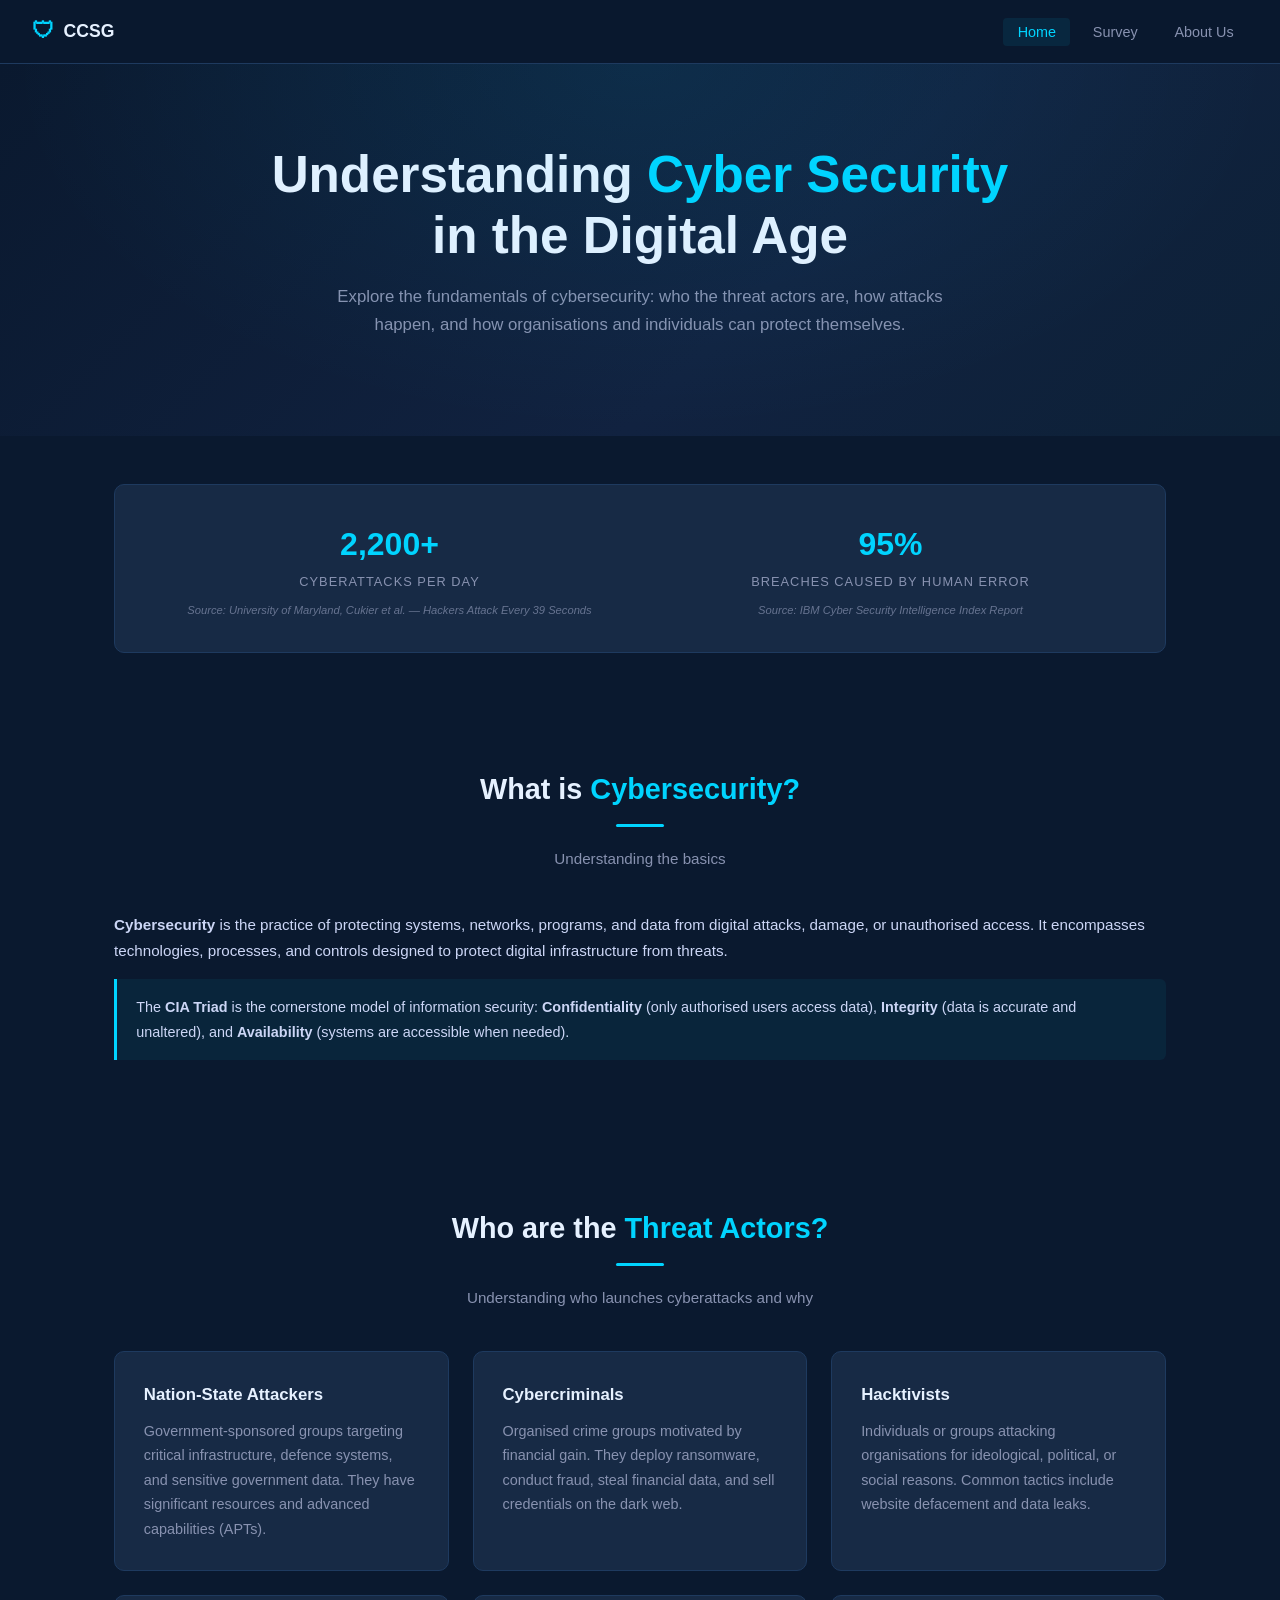
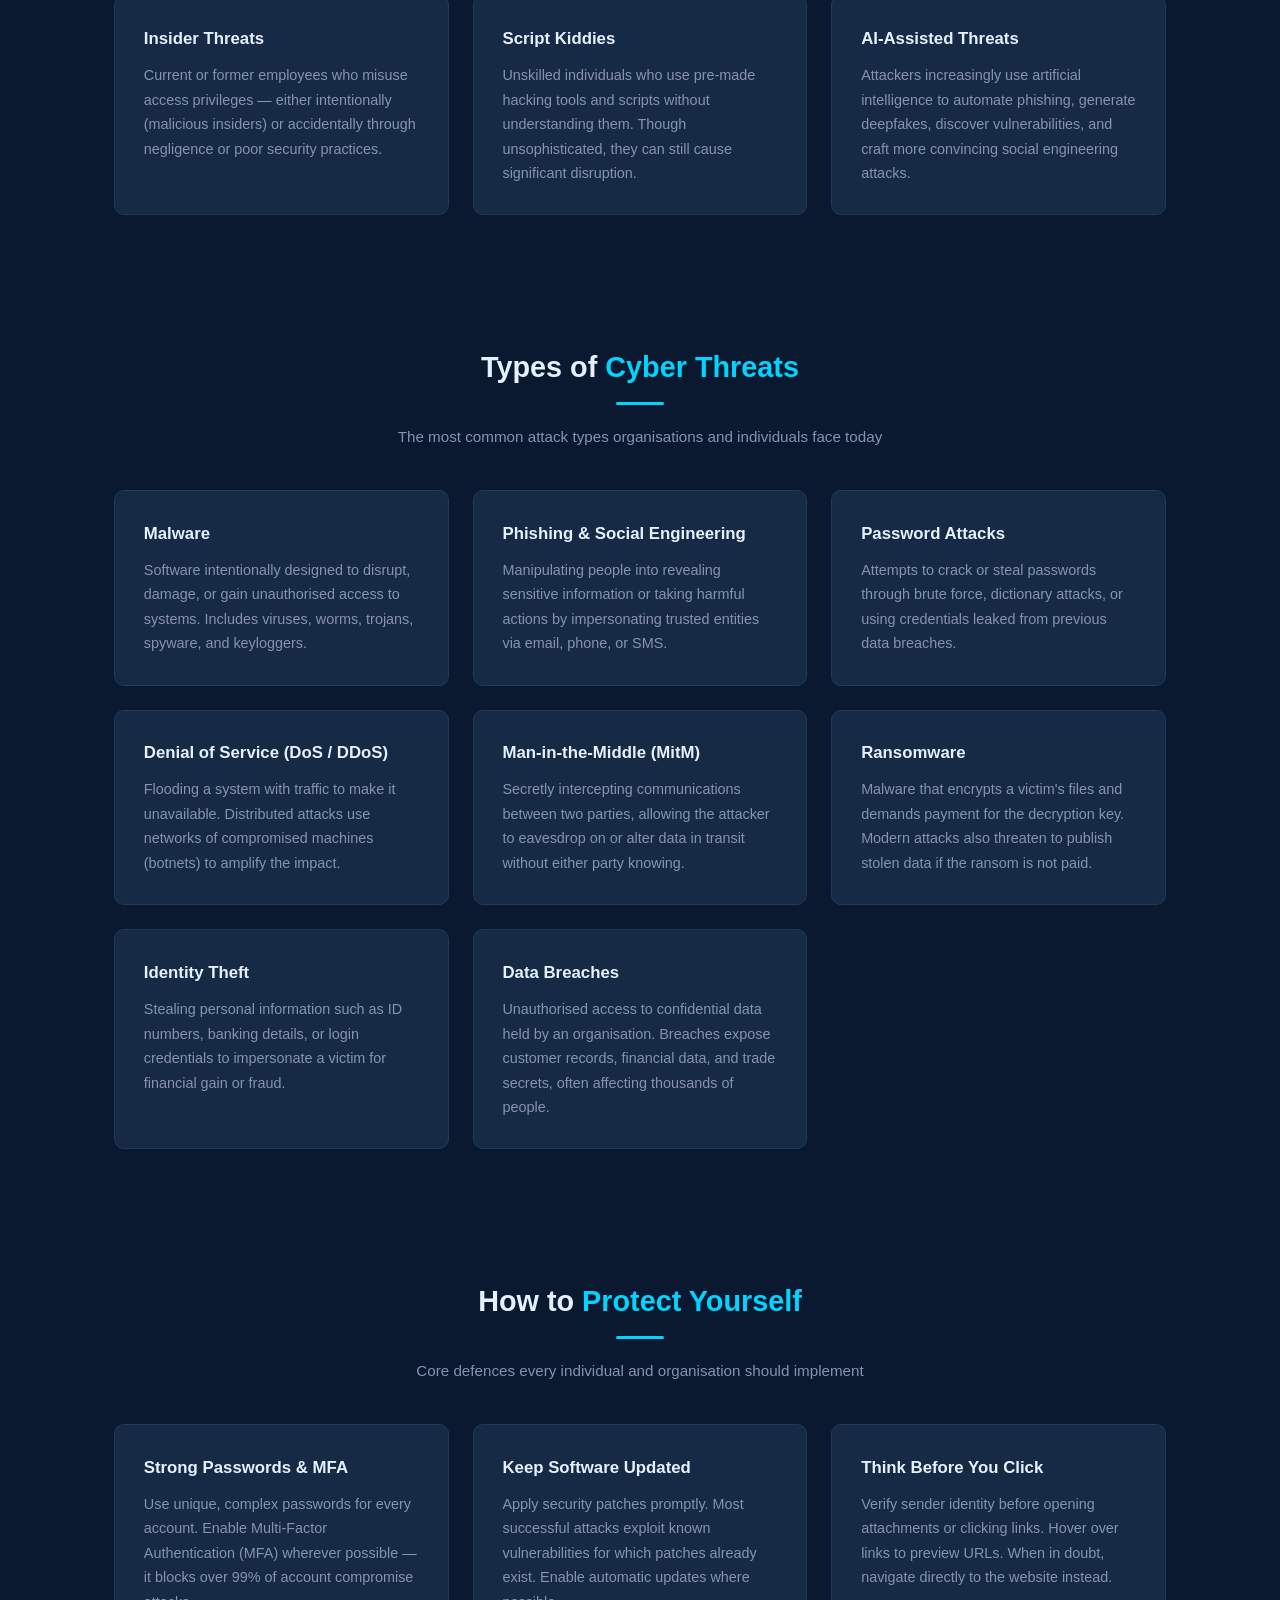
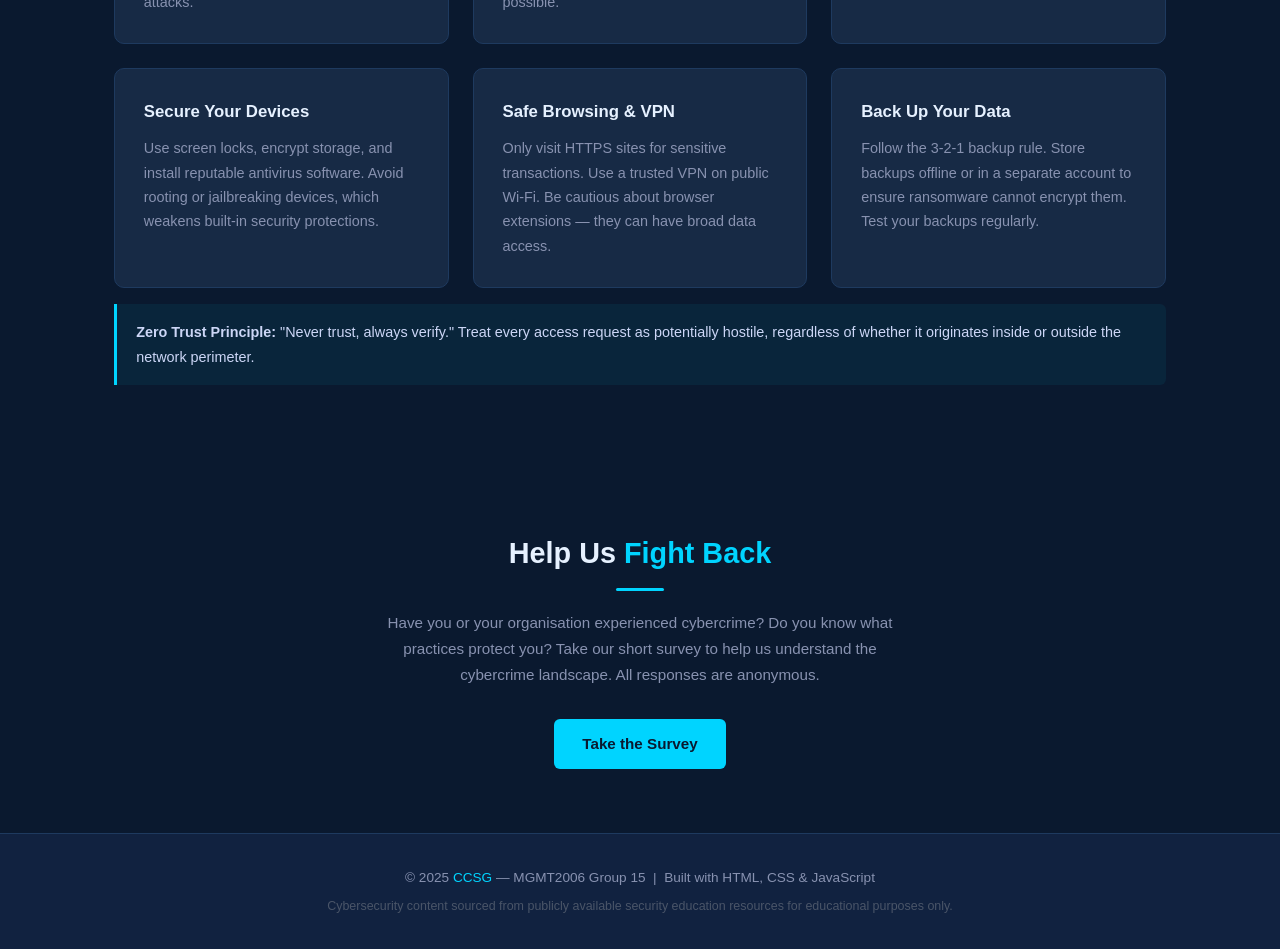
<file: index.html>
<!DOCTYPE html>
<html lang="en">
<head>
  <meta charset="UTF-8" />
  <meta name="viewport" content="width=device-width, initial-scale=1.0" />
  <title>CCSG | Cybersecurity Awareness</title>
  <link rel="stylesheet" href="css/style.css" />
</head>
<body>
<!--Navigation-->
  <nav>
    <div class="nav-brand">
      <span class="shield-icon">&#128737;</span>
      CCSG
    </div>
    <ul class="nav-links">
      <li><a href="index.html" class="active">Home</a></li>
      <li><a href="survey.html">Survey</a></li>
      <li><a href="about.html">About Us</a></li>
    </ul>
  </nav>

 <!--Banner-->
  <header class="banner">
    <h1>Understanding <span>Cyber Security</span><br>in the Digital Age</h1>
    <p>
      Explore the fundamentals of cybersecurity: who the threat actors are, how attacks happen,
      and how organisations and individuals can protect themselves.
    </p>
  </header>

<!-- Statistics -->
  <div class="container">
    <div class="stat-bar" style="margin-top: 3rem;">
      <div class="stat-item">
        <div class="stat-num">2,200+</div>
        <div class="stat-label">Cyberattacks Per Day</div>
        <div class="stat-source">Source: University of Maryland, Cukier et al. — <em>Hackers Attack Every 39 Seconds</em></div>
      </div>
      <div class="stat-item">
        <div class="stat-num">95%</div>
        <div class="stat-label">Breaches Caused by Human Error</div>
        <div class="stat-source">Source: IBM Cyber Security Intelligence Index Report</div>
      </div>
    </div>
  </div>

  <!-- What is Cybersecurity? -->
  <section id="intro">
    <div class="container">
      <div class="section-title">What is <span>Cybersecurity?</span></div>
      <div class="divider"></div>
      <p class="section-subtitle">Understanding the basics</p>

      <p class="section-body">
        <strong>Cybersecurity</strong> is the practice of protecting systems, networks,
        programs, and data from digital attacks, damage, or unauthorised access. It encompasses
        technologies, processes, and controls designed to protect digital infrastructure from threats.
      </p>
      <div class="highlight-box">
        The <strong>CIA Triad</strong> is the cornerstone model of information security:
        <strong>Confidentiality</strong> (only authorised users access data),
        <strong>Integrity</strong> (data is accurate and unaltered), and
        <strong>Availability</strong> (systems are accessible when needed).
      </div>
    </div>
  </section>

  <!-- Threat Actors -->
  <section id="actors">
    <div class="container">
      <div class="section-title">Who are the <span>Threat Actors?</span></div>
      <div class="divider"></div>
      <p class="section-subtitle">Understanding who launches cyberattacks and why</p>

      <div class="card-grid">
        <div class="card">
          <h3>Nation-State Attackers</h3>
          <p>Government-sponsored groups targeting critical infrastructure, defence systems, and sensitive government data. They have significant resources and advanced capabilities (APTs).</p>
        </div>
        <div class="card">
          <h3>Cybercriminals</h3>
          <p>Organised crime groups motivated by financial gain. They deploy ransomware, conduct fraud, steal financial data, and sell credentials on the dark web.</p>
        </div>
        <div class="card">
          <h3>Hacktivists</h3>
          <p>Individuals or groups attacking organisations for ideological, political, or social reasons. Common tactics include website defacement and data leaks.</p>
        </div>
        <div class="card">
          <h3>Insider Threats</h3>
          <p>Current or former employees who misuse access privileges &mdash; either intentionally (malicious insiders) or accidentally through negligence or poor security practices.</p>
        </div>
        <div class="card">
          <h3>Script Kiddies</h3>
          <p>Unskilled individuals who use pre-made hacking tools and scripts without understanding them. Though unsophisticated, they can still cause significant disruption.</p>
        </div>
        <div class="card">
          <h3>AI-Assisted Threats</h3>
          <p>Attackers increasingly use artificial intelligence to automate phishing, generate deepfakes, discover vulnerabilities, and craft more convincing social engineering attacks.</p>
        </div>
      </div>
    </div>
  </section>

  <!--Types of Threats / Malware-->
  <section id="threats">
    <div class="container">
      <div class="section-title">Types of <span>Cyber Threats</span></div>
      <div class="divider"></div>
      <p class="section-subtitle">The most common attack types organisations and individuals face today</p>

      <div class="card-grid">
        <div class="card">
          <h3>Malware</h3>
          <p>Software intentionally designed to disrupt, damage, or gain unauthorised access to systems. Includes viruses, worms, trojans, spyware, and keyloggers.</p>
        </div>
        <div class="card">
          <h3>Phishing &amp; Social Engineering</h3>
          <p>Manipulating people into revealing sensitive information or taking harmful actions by impersonating trusted entities via email, phone, or SMS.</p>
        </div>
        <div class="card">
          <h3>Password Attacks</h3>
          <p>Attempts to crack or steal passwords through brute force, dictionary attacks, or using credentials leaked from previous data breaches.</p>
        </div>
        <div class="card">
          <h3>Denial of Service (DoS / DDoS)</h3>
          <p>Flooding a system with traffic to make it unavailable. Distributed attacks use networks of compromised machines (botnets) to amplify the impact.</p>
        </div>
        <div class="card">
          <h3>Man-in-the-Middle (MitM)</h3>
          <p>Secretly intercepting communications between two parties, allowing the attacker to eavesdrop on or alter data in transit without either party knowing.</p>
        </div>
        <div class="card">
          <h3>Ransomware</h3>
          <p>Malware that encrypts a victim's files and demands payment for the decryption key. Modern attacks also threaten to publish stolen data if the ransom is not paid.</p>
        </div>
        <div class="card">
          <h3>Identity Theft</h3>
          <p>Stealing personal information such as ID numbers, banking details, or login credentials to impersonate a victim for financial gain or fraud.</p>
        </div>
        <div class="card">
          <h3>Data Breaches</h3>
          <p>Unauthorised access to confidential data held by an organisation. Breaches expose customer records, financial data, and trade secrets, often affecting thousands of people.</p>
        </div>
      </div>
    </div>
  </section>

  <!--Best Practices-->
  <section id="protect">
    <div class="container">
      <div class="section-title">How to <span>Protect Yourself</span></div>
      <div class="divider"></div>
      <p class="section-subtitle">Core defences every individual and organisation should implement</p>

      <div class="card-grid">
        <div class="card">
          <h3>Strong Passwords &amp; MFA</h3>
          <p>Use unique, complex passwords for every account. Enable Multi-Factor Authentication (MFA) wherever possible &mdash; it blocks over 99% of account compromise attacks.</p>
        </div>
        <div class="card">
          <h3>Keep Software Updated</h3>
          <p>Apply security patches promptly. Most successful attacks exploit known vulnerabilities for which patches already exist. Enable automatic updates where possible.</p>
        </div>
        <div class="card">
          <h3>Think Before You Click</h3>
          <p>Verify sender identity before opening attachments or clicking links. Hover over links to preview URLs. When in doubt, navigate directly to the website instead.</p>
        </div>
        <div class="card">
          <h3>Secure Your Devices</h3>
          <p>Use screen locks, encrypt storage, and install reputable antivirus software. Avoid rooting or jailbreaking devices, which weakens built-in security protections.</p>
        </div>
        <div class="card">
          <h3>Safe Browsing &amp; VPN</h3>
          <p>Only visit HTTPS sites for sensitive transactions. Use a trusted VPN on public Wi-Fi. Be cautious about browser extensions &mdash; they can have broad data access.</p>
        </div>
        <div class="card">
          <h3>Back Up Your Data</h3>
          <p>Follow the 3-2-1 backup rule. Store backups offline or in a separate account to ensure ransomware cannot encrypt them. Test your backups regularly.</p>
        </div>
      </div>

      <div class="highlight-box mt-3">
        <strong>Zero Trust Principle:</strong> "Never trust, always verify." Treat every access request as potentially hostile, regardless of whether it originates inside or outside the network perimeter.
      </div>
    </div>
  </section>

  <!--Call to Action-->
  <section>
    <div class="container text-center">
      <div class="section-title">Help Us <span>Fight Back</span></div>
      <div class="divider" style="margin: 0.6rem auto 1.2rem;"></div>
      <p style="color: var(--text-muted); max-width: 540px; margin: 0 auto 2rem; font-size: 0.95rem;">
        Have you or your organisation experienced cybercrime? Do you know what practices protect you?
        Take our short survey to help us understand the cybercrime landscape. All responses are anonymous.
      </p>
      <a href="survey.html" class="btn btn-primary">Take the Survey</a>
    </div>
  </section>

  <!--Footer-->
  <footer>
    <p>&copy; 2025 <span>CCSG</span> &mdash; MGMT2006 Group 15 &nbsp;|&nbsp; Built with HTML, CSS &amp; JavaScript</p>
    <p style="margin-top: 0.4rem; font-size: 0.78rem; color: #4a5568;">
      Cybersecurity content sourced from publicly available security education resources for educational purposes only.
    </p>
  </footer>

  <script src="js/main.js"></script>
</body>
</html>
</file>
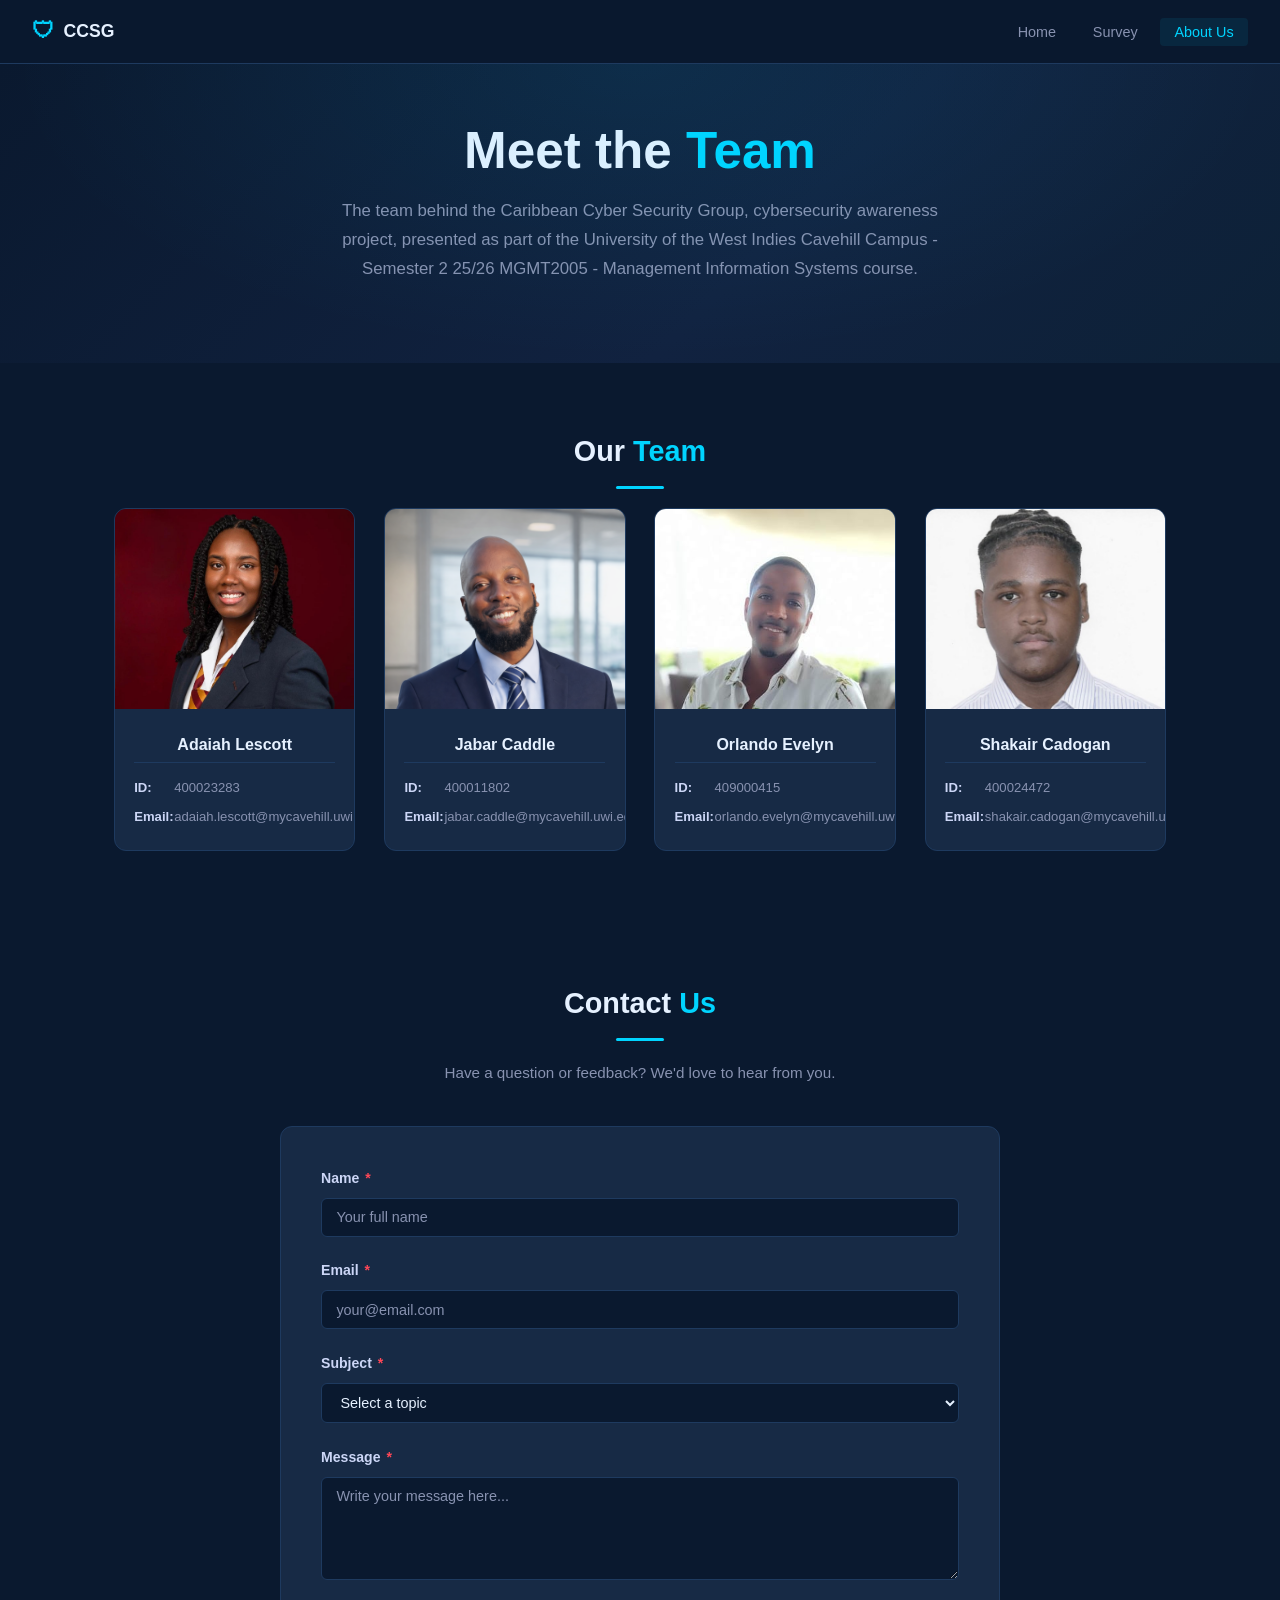
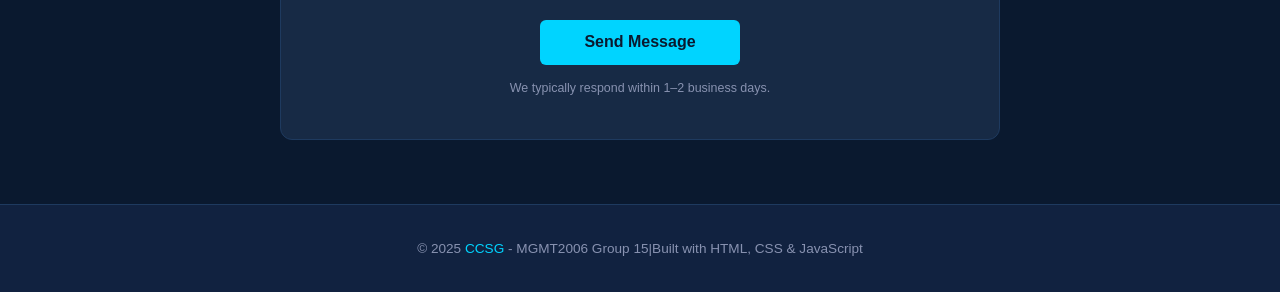
<file: about.html>
<!DOCTYPE html>
<html lang="en">
<head>
  <meta charset="UTF-8" />
  <meta name="viewport" content="width=device-width, initial-scale=1.0" />
  <title>CCSG | About Us</title>
  <link rel="stylesheet" href="css/style.css" />
  <style>
    /* ---- Additional styles specific to the About page ---- */
    .board-card-img-placeholder {
      width: 100%;
      height: 200px;
      background: linear-gradient(135deg, var(--secondary), var(--border));
      display: flex;
      align-items: center;
      justify-content: center;
      font-size: 5rem;
      color: rgba(0, 212, 255, 0.25);
      transition: color 0.3s;
    }

    .board-card:hover .board-card-img-placeholder {
      color: rgba(0, 212, 255, 0.55);
    }

    .board-card img.member-photo {
      width: 100%;
      height: 200px;
      object-fit: cover;
      object-position: top center;
      display: block;
    }


  </style>
</head>
<body>

  <!-- Navigation -->
  <nav>
    <div class="nav-brand">
      <span class="shield-icon">&#128737;</span>
      CCSG
    </div>
    <ul class="nav-links">
      <li><a href="index.html">Home</a></li>
      <li><a href="survey.html">Survey</a></li>
      <li><a href="about.html" class="active">About Us</a></li>
    </ul>
  </nav>

  <!-- Banner -->
  <header class="banner" style="padding: 3.5rem 2rem 3rem;">
    <h1>Meet the <span>Team</span></h1>
    <p>
      The team behind the Caribbean Cyber Security Group, cybersecurity awareness project,
      presented as part of the 
      University of the West Indies
      Cavehill Campus - Semester 2 25/26
      MGMT2005 - Management Information Systems course.
    </p>
  </header>

  <!-- Team Members -->
  <section>
    <div class="section-title">Our <span>Team</span></div>
    <div class="divider"></div>

    <div class="board-grid">

        <!-- MEMBER 1 -->
        <div class="board-card">
          <img src="images/headshot_aj_v1.jpeg" alt="Adaiah Lescott" class="member-photo">
          <div class="board-card-body">
            <div class="member-name">Adaiah Lescott</div>
            <ul class="member-details">
              <li>
                <span class="detail-label">ID:</span>
                <span>400023283</span>
              </li>
              <li>
                <span class="detail-label">Email:</span>
                <span>adaiah.lescott@mycavehill.uwi.edu</span>
              </li>
            </ul>
          </div>
        </div>

        <!-- MEMBER 2 -->
        <div class="board-card">
          <img src="images/headshot_jc_v1.png" alt="Jabar Caddle" class="member-photo">
          <div class="board-card-body">
            <div class="member-name">Jabar Caddle</div>
            <ul class="member-details">
              <li>
                <span class="detail-label">ID:</span>
                <span>400011802</span>
              </li>
              <li>
                <span class="detail-label">Email:</span>
                <span>jabar.caddle@mycavehill.uwi.edu</span>
              </li>
            </ul>
          </div>
        </div>

        <!-- MEMBER 3 -->
        <div class="board-card">
          <img src="images/headshot_oe_v1.jpeg" alt="Orlando Evelyn" class="member-photo">
          <div class="board-card-body">
            <div class="member-name">Orlando Evelyn</div>
            <ul class="member-details">
              <li>
                <span class="detail-label">ID:</span>
                <span>409000415</span>
              </li>
              <li>
                <span class="detail-label">Email:</span>
                <span>orlando.evelyn@mycavehill.uwi.edu</span>
              </li>

            </ul>
          </div>
        </div>

        <!-- MEMBER 4 -->
        <div class="board-card">
          <img src="images/headshot_sc_v1.jpeg" alt="Shakair Cadogan" class="member-photo">
          <div class="board-card-body">
            <div class="member-name">Shakair Cadogan</div>
            <ul class="member-details">
              <li>
                <span class="detail-label">ID:</span>
                <span>400024472</span>
              </li>
              <li>
                <span class="detail-label">Email:</span>
                <span>shakair.cadogan@mycavehill.uwi.edu</span>
              </li>
            </ul>
          </div>
        </div>


    </div>
  </section>

  <!-- Contact Us -->
  <section style="padding: 4rem 2rem;">
    <div class="section-title">Contact <span>Us</span></div>
    <div class="divider"></div>
    <p class="section-subtitle">Have a question or feedback? We'd love to hear from you.</p>

    <div class="form-wrapper">
      <div class="form-card">
        <div class="success-msg" id="contact-success">
          &#10003; Thanks for reaching out! We'll get back to you soon.
        </div>
        <form id="contact-form" action="https://formspree.io/f/xjgalnod" method="POST">
          <div class="form-group">
            <label for="contact-name">Name <span class="required">*</span></label>
            <input type="text" id="contact-name" name="name" class="form-control" placeholder="Your full name" required />
          </div>
          <div class="form-group">
            <label for="contact-email">Email <span class="required">*</span></label>
            <input type="email" id="contact-email" name="email" class="form-control" placeholder="your@email.com" required />
          </div>
          <div class="form-group">
            <label for="contact-subject">Subject <span class="required">*</span></label>
            <select id="contact-subject" name="subject" class="form-control" required>
              <option value="" disabled selected>Select a topic</option>
              <option value="General Inquiry">General Inquiry</option>
              <option value="Feedback">Feedback</option>
              <option value="Report an Issue">Report an Issue</option>
              <option value="Other">Other</option>
            </select>
          </div>
          <div class="form-group">
            <label for="contact-message">Message <span class="required">*</span></label>
            <textarea id="contact-message" name="message" class="form-control" placeholder="Write your message here..." rows="5" required></textarea>
          </div>
          <div class="form-submit">
            <button type="submit" class="btn btn-primary">Send Message</button>
            <p class="form-notice">We typically respond within 1–2 business days.</p>
          </div>
        </form>
      </div>
    </div>
  </section>

  <!-- Footer -->
  <footer>
    <p>&copy; 2025 <span>CCSG</span> - MGMT2006 Group 15|Built with HTML, CSS & JavaScript</p>
  </footer>

  <script src="js/main.js"></script>
</body>
</html>
</file>
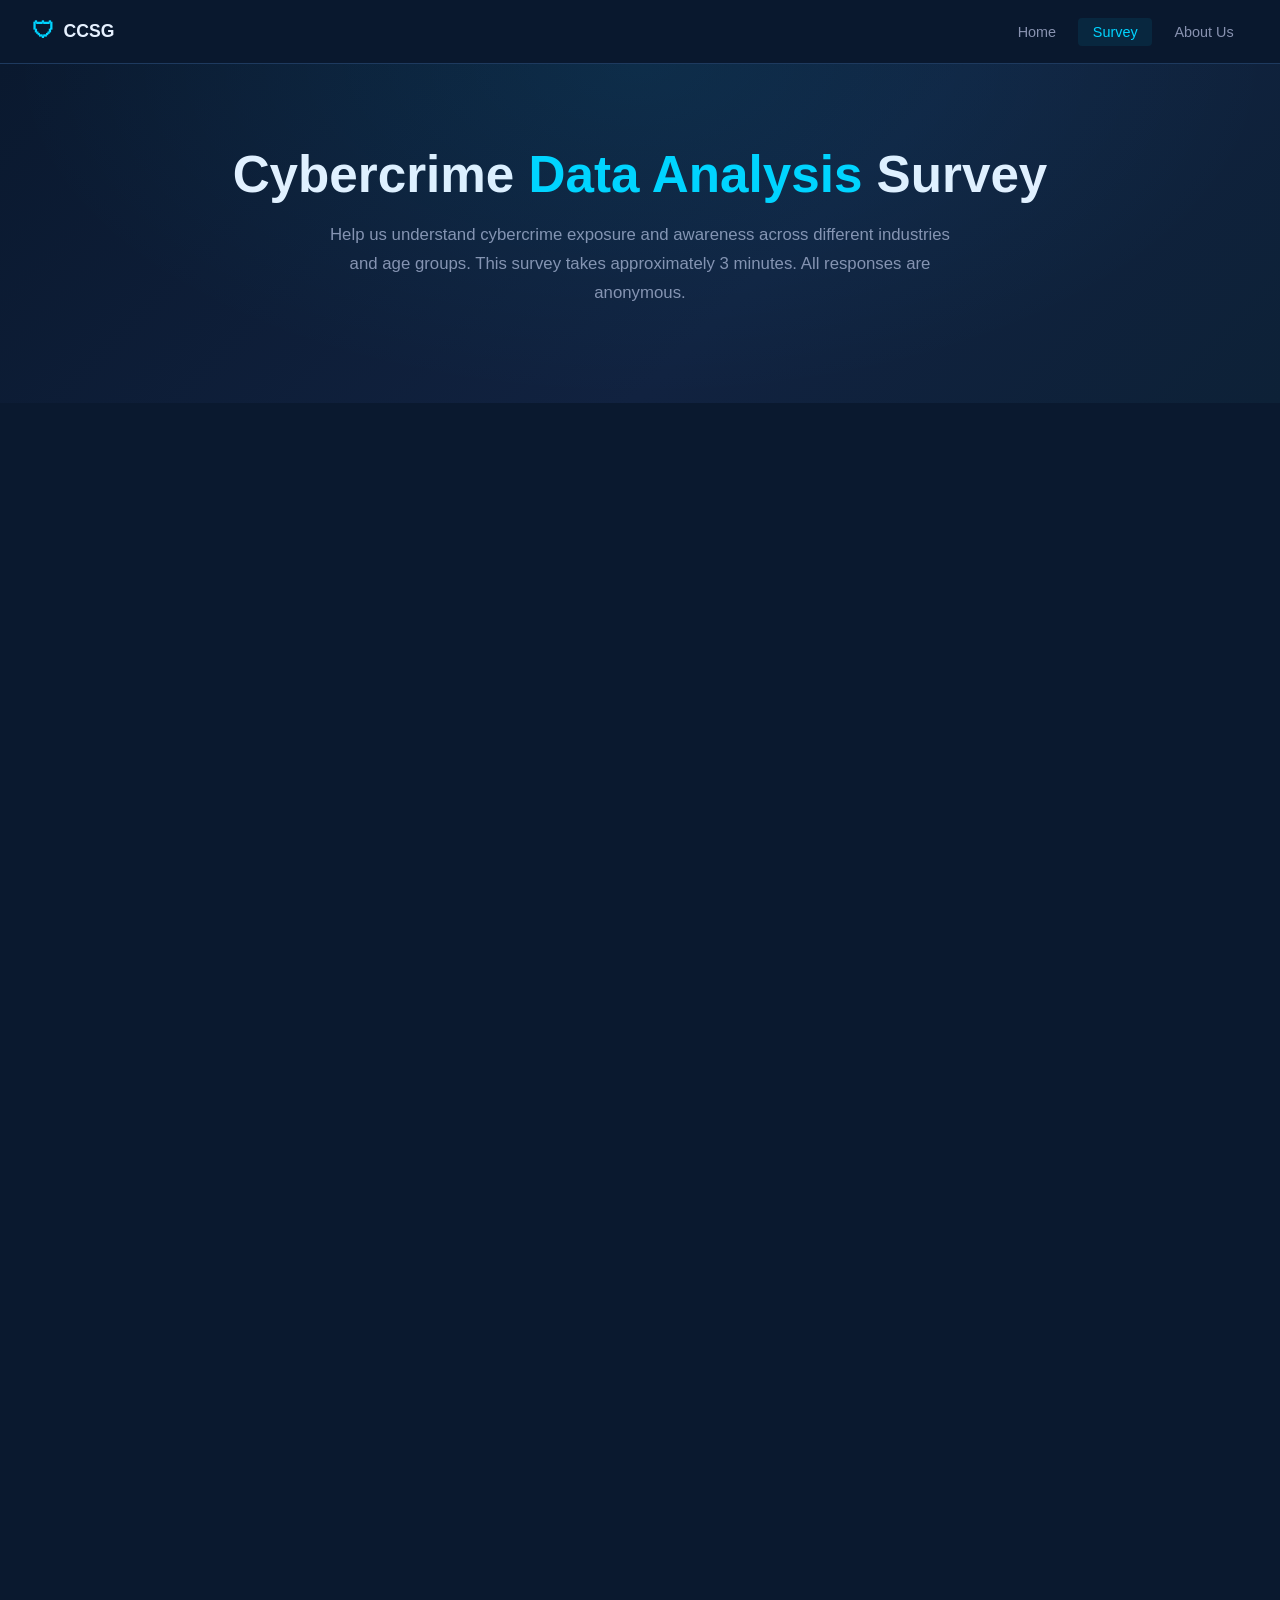
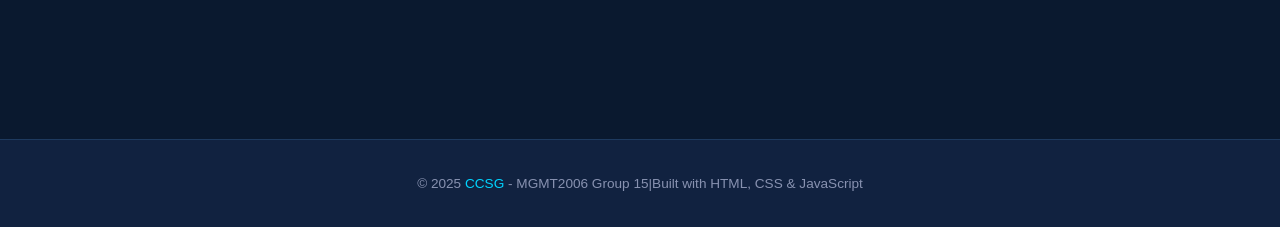
<file: survey.html>
<!DOCTYPE html>
<html lang="en">
<head>
  <meta charset="UTF-8" />
  <meta name="viewport" content="width=device-width, initial-scale=1.0" />
  <title>CCSG | Cybercrime Data Analysis Survey</title>
  <link rel="stylesheet" href="css/style.css" />
</head>
<body>

  <!--Navigation-->
  <nav>
    <div class="nav-brand">
      <span class="shield-icon">&#128737;</span>
      CCSG
    </div>
    <ul class="nav-links">
      <li><a href="index.html">Home</a></li>
      <li><a href="survey.html" class="active">Survey</a></li>
      <li><a href="about.html">About Us</a></li>
    </ul>
  </nav>

  <!--Banner-->
  <header class="banner">
    <h1>Cybercrime <span>Data Analysis</span> Survey</h1>
    <p>
      Help us understand cybercrime exposure and awareness across different industries and age groups.
      This survey takes approximately 3 minutes. All responses are anonymous.
    </p>
  </header>

  <!--Form-->
  <section>
    <div class="container">
      <div class="form-wrapper">
        <iframe
          id="surveyFrame"
          src="https://docs.google.com/forms/d/e/1FAIpQLSdYAdTSYfTWucdlIe9hsGSJKcTR6I3lU8nNjrmHdI1epbv9bg/viewform?embedded=true"
          width="100%"
          height="1200"
          frameborder="0"
          marginheight="0"
          marginwidth="0"
          style="border-radius: 8px;"
          onload="handleFrameLoad()"
        >Loading survey…</iframe>

        <!-- Success message (default hidden) -->
        <div id="surveySuccess" class="success-msg" style="display:none;">
          <div style="font-size: 2.5rem; margin-bottom: 0.8rem;">&#10003;</div>
          <h3 style="color: var(--success); margin-bottom: 0.5rem;">Thank You!</h3>
          <p style="color: var(--text-muted);">
            Your response has been recorded. We appreciate you helping us with our research.
          </p>
          <a href="index.html" class="btn btn-primary" style="margin-top: 1.2rem;">Return to Home</a>
        </div>
      </div>
    </div>
  </section>

  <!-- Footer -->
  <footer>
    <p>&copy; 2025 <span>CCSG</span> - MGMT2006 Group 15|Built with HTML, CSS & JavaScript</p>
  </footer>

  <script src="js/main.js"></script>
</body>
</html>
</file>
<file: css/style.css>
/* Global Reset*/
*, *::before, *::after {
  box-sizing: border-box;
  margin: 0;
  padding: 0;
}

/* CSS Variables for consistent theming */
:root {
  --primary:     #0a192f;
  --secondary:   #112240;
  --accent:      #00d4ff;
  --accent-dark: #0099cc;
  --text:        #ccd6f6;
  --text-muted:  #8892b0;
  --card-bg:     #172a45;
  --border:      #1e3a5f;
  --danger:      #ff4757;
  --success:     #2ed573;
  --white:       #e6f1ff;
  --font-main:   'Segoe UI', Tahoma, Geneva, Verdana, sans-serif;
}

html { scroll-behavior: smooth; }

body {
  font-family: var(--font-main);
  background-color: var(--primary);
  color: var(--text);
  line-height: 1.7;
  min-height: 100vh;
}

a {
  color: var(--accent);
  text-decoration: none;
  transition: color 0.2s;
}

a:hover { color: var(--white); }

img { max-width: 100%; display: block; }

/* Navigation */
nav {
  position: sticky;
  top: 0;
  z-index: 100;
  background: rgba(10, 25, 47, 0.95);
  backdrop-filter: blur(10px);
  border-bottom: 1px solid var(--border);
  padding: 0 2rem;
  display: flex;
  align-items: center;
  justify-content: space-between;
  height: 64px;
}

.nav-brand {
  display: flex;
  align-items: center;
  gap: 0.6rem;
  font-size: 1.1rem;
  font-weight: 700;
  color: var(--white);
}

.nav-brand .shield-icon {
  font-size: 1.4rem;
  color: var(--accent);
}

.nav-links {
  list-style: none;
  display: flex;
  gap: 0.5rem;
}

.nav-links a {
  color: var(--text-muted);
  font-size: 0.9rem;
  font-weight: 500;
  padding: 0.4rem 0.9rem;
  border-radius: 4px;
  transition: color 0.2s, background 0.2s;
}

.nav-links a:hover,
.nav-links a.active {
  color: var(--accent);
  background: rgba(0, 212, 255, 0.08);
}

/* Banner / Page Header */
.banner {
  background: linear-gradient(135deg, var(--primary) 0%, var(--secondary) 60%, #0d2137 100%);
  padding: 5rem 2rem 4rem;
  text-align: center;
  position: relative;
  overflow: hidden;
}

.banner::before {
  content: '';
  position: absolute;
  inset: 0;
  background: radial-gradient(ellipse at 50% 0%, rgba(0, 212, 255, 0.08) 0%, transparent 70%);
  pointer-events: none;
}


.banner h1 {
  font-size: clamp(2rem, 5vw, 3.2rem);
  font-weight: 800;
  color: var(--white);
  margin-bottom: 1rem;
  line-height: 1.2;
}

.banner h1 span { color: var(--accent); }

.banner p {
  font-size: 1.05rem;
  color: var(--text-muted);
  max-width: 620px;
  margin: 0 auto 2rem;
}

.btn {
  display: inline-block;
  padding: 0.75rem 1.8rem;
  border-radius: 6px;
  font-size: 0.95rem;
  font-weight: 600;
  cursor: pointer;
  transition: all 0.25s;
  border: none;
}

.btn-primary {
  background: var(--accent);
  color: var(--primary);
}

.btn-primary:hover {
  background: var(--white);
  color: var(--primary);
  transform: translateY(-2px);
  box-shadow: 0 8px 24px rgba(0, 212, 255, 0.25);
}


/* Main Container / Sections */
.container {
  max-width: 1100px;
  margin: 0 auto;
  padding: 0 1.5rem;
}

section {
  padding: 4rem 0;
}

.section-title {
  font-size: 1.8rem;
  font-weight: 700;
  color: var(--white);
  margin-bottom: 0.4rem;
  text-align: center;
}

.section-title span { color: var(--accent); }

.section-subtitle {
  color: var(--text-muted);
  font-size: 0.95rem;
  margin-bottom: 2.5rem;
  text-align: center;
}

.section-body {
  color: var(--text);
  font-size: 0.95rem;
  margin-bottom: 1rem;
}

.divider {
  width: 48px;
  height: 3px;
  background: var(--accent);
  border-radius: 2px;
  margin: 0.6rem auto 1.2rem;
}

/* Cards */
.card-grid {
  display: grid;
  grid-template-columns: repeat(auto-fit, minmax(280px, 1fr));
  gap: 1.5rem;
}

.card {
  background: var(--card-bg);
  border: 1px solid var(--border);
  border-radius: 10px;
  padding: 1.8rem;
  transition: transform 0.25s, border-color 0.25s, box-shadow 0.25s;
}

.card:hover {
  transform: translateY(-4px);
  border-color: var(--accent);
  box-shadow: 0 12px 32px rgba(0, 212, 255, 0.1);
}


.card h3 {
  font-size: 1.05rem;
  color: var(--white);
  margin-bottom: 0.6rem;
}

.card p {
  font-size: 0.9rem;
  color: var(--text-muted);
}


/* Info Blocks / Stat Bar */
.stat-bar {
  display: grid;
  grid-template-columns: repeat(auto-fit, minmax(180px, 1fr));
  gap: 1rem;
  background: var(--card-bg);
  border: 1px solid var(--border);
  border-radius: 10px;
  padding: 2rem;
  margin-bottom: 3rem;
  text-align: center;
}

.stat-item .stat-num {
  font-size: 2rem;
  font-weight: 800;
  color: var(--accent);
}

.stat-item .stat-label {
  font-size: 0.8rem;
  color: var(--text-muted);
  text-transform: uppercase;
  letter-spacing: 0.08em;
}

.stat-item .stat-source {
  font-size: 0.7rem;
  color: var(--text-muted);
  margin-top: 0.5rem;
  font-style: italic;
  opacity: 0.7;
}


/* Form Styles */
.form-wrapper {
  max-width: 720px;
  margin: 0 auto;
}

.form-card {
  background: var(--card-bg);
  border: 1px solid var(--border);
  border-radius: 12px;
  padding: 2.5rem;
}

.form-group {
  margin-bottom: 1.4rem;
}

.form-group label {
  display: block;
  font-size: 0.88rem;
  font-weight: 600;
  color: var(--text);
  margin-bottom: 0.45rem;
}

.form-group label .required { color: var(--danger); margin-left: 2px; }

.form-control {
  width: 100%;
  background: var(--primary);
  border: 1px solid var(--border);
  border-radius: 6px;
  color: var(--white);
  font-size: 0.9rem;
  padding: 0.65rem 0.9rem;
  transition: border-color 0.2s, box-shadow 0.2s;
  font-family: var(--font-main);
}

.form-control:focus {
  outline: none;
  border-color: var(--accent);
  box-shadow: 0 0 0 3px rgba(0, 212, 255, 0.15);
}

.form-control::placeholder { color: var(--text-muted); }

select.form-control option { background: var(--secondary); }

textarea.form-control { resize: vertical; min-height: 100px; }


.form-submit {
  margin-top: 2rem;
  text-align: center;
}

.form-submit .btn {
  font-size: 1rem;
  padding: 0.85rem 2.8rem;
}

.form-notice {
  font-size: 0.78rem;
  color: var(--text-muted);
  margin-top: 0.8rem;
}

/* Success message */
.success-msg {
  display: none;
  background: rgba(46, 213, 115, 0.1);
  border: 1px solid rgba(46, 213, 115, 0.3);
  border-radius: 8px;
  padding: 1.5rem;
  text-align: center;
  color: var(--success);
}

/* About / Board of Directors */
.board-grid {
  display: grid;
  grid-template-columns: repeat(4, 1fr);
  gap: 1.8rem;
  max-width: 1100px;
  margin: 0 auto;
  padding: 0 1.5rem;
}

@media (max-width: 800px) {
  .board-grid { grid-template-columns: repeat(2, 1fr); }
}

@media (max-width: 480px) {
  .board-grid { grid-template-columns: 1fr; }
}

.board-card {
  background: var(--card-bg);
  border: 1px solid var(--border);
  border-radius: 12px;
  overflow: hidden;
  text-align: center;
  transition: transform 0.25s, border-color 0.25s, box-shadow 0.25s;
}

.board-card:hover {
  transform: translateY(-5px);
  border-color: var(--accent);
  box-shadow: 0 16px 40px rgba(0, 212, 255, 0.12);
}


.board-card-body {
  padding: 1.4rem 1.2rem;
}

.board-card-body .member-name {
  font-size: 1rem;
  font-weight: 700;
  color: var(--white);
  margin-bottom: 0.2rem;
}


.member-details {
  list-style: none;
  text-align: left;
  font-size: 0.82rem;
  color: var(--text-muted);
  border-top: 1px solid var(--border);
  padding-top: 0.9rem;
  display: flex;
  flex-direction: column;
  gap: 0.4rem;
}

.member-details li {
  display: flex;
  gap: 0.5rem;
}

.member-details .detail-label {
  color: var(--text);
  font-weight: 600;
  min-width: 32px;
}

/* Footer */
footer {
  background: var(--secondary);
  border-top: 1px solid var(--border);
  padding: 2rem;
  text-align: center;
  color: var(--text-muted);
  font-size: 0.85rem;
}

footer span { color: var(--accent); }

/* Utility */
.text-accent { color: var(--accent); }
.text-muted  { color: var(--text-muted); }
.text-center { text-align: center; }
.mt-1 { margin-top: 0.5rem; }
.mt-2 { margin-top: 1rem; }
.mt-3 { margin-top: 1.5rem; }
.mb-2 { margin-bottom: 1rem; }

.highlight-box {
  background: rgba(0, 212, 255, 0.06);
  border-left: 3px solid var(--accent);
  border-radius: 0 6px 6px 0;
  padding: 1rem 1.2rem;
  font-size: 0.9rem;
  color: var(--text);
  margin: 1rem 0;
}


/* Responsive */
@media (max-width: 600px) {
  nav { padding: 0 1rem; }
  .nav-links a { padding: 0.4rem 0.6rem; font-size: 0.82rem; }
  .banner { padding: 3rem 1rem 2.5rem; }
  .form-card { padding: 1.5rem; }
  .stat-bar { padding: 1.2rem; }
}
</file>
